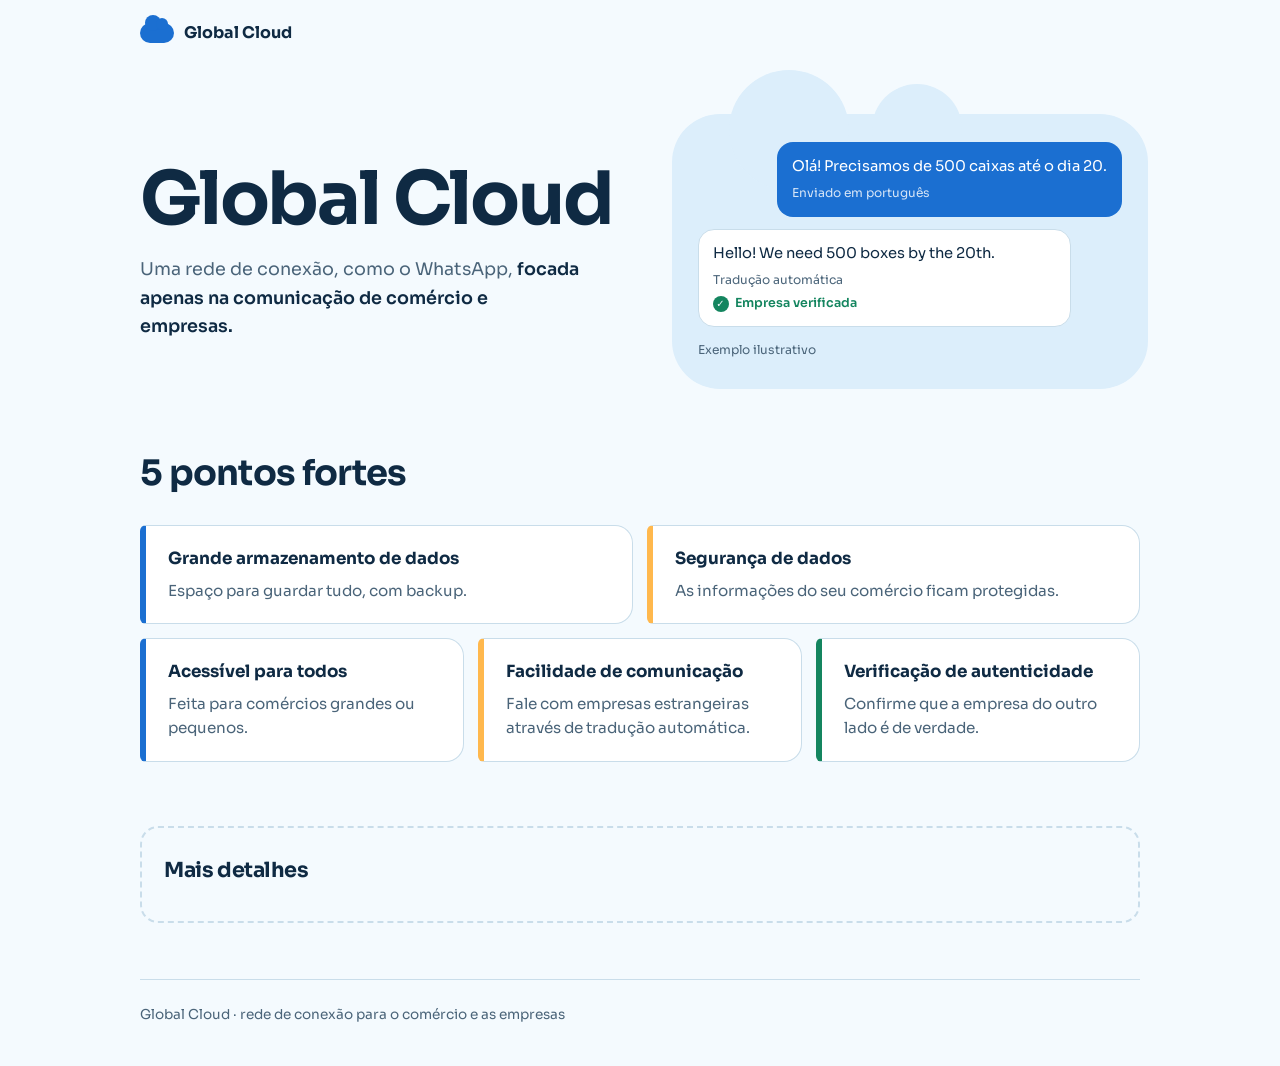
<file: global-cloud (1).html>
<!DOCTYPE html>
<html lang="pt-BR">
<head>
<meta charset="UTF-8">
<meta name="viewport" content="width=device-width, initial-scale=1, viewport-fit=cover">
<title>Global Cloud</title>
<link rel="preconnect" href="https://fonts.googleapis.com">
<link rel="preconnect" href="https://fonts.gstatic.com" crossorigin>
<link rel="stylesheet" href="https://fonts.googleapis.com/css2?family=Sora:wght@400;600;700&display=swap">
<style>
:root{
  --bg:#F4FAFE; --surface:#FFFFFF; --ink:#0F2A43; --muted:#4A6479;
  --line:#C9DDEA; --accent:#1B6FD1; --ok:#14855F; --sun:#FFB84D; --sky:#DCEEFB;
  box-sizing:border-box;
  padding-top:env(safe-area-inset-top,0px);
  padding-bottom:env(safe-area-inset-bottom,0px);
}
@media (prefers-color-scheme: dark){
  :root:not([data-theme="light"]){
    --bg:#0B1B2B; --surface:#12293E; --ink:#E8F3FB; --muted:#9FB6C8;
    --line:#24425B; --accent:#6FB3FF; --ok:#4FD1A0; --sky:#16344D;
  }
}
:root[data-theme="dark"]{
  --bg:#0B1B2B; --surface:#12293E; --ink:#E8F3FB; --muted:#9FB6C8;
  --line:#24425B; --accent:#6FB3FF; --ok:#4FD1A0; --sky:#16344D;
}
html{scroll-padding-top:env(safe-area-inset-top,0px)}
*,*::before,*::after{box-sizing:border-box}
body{
  margin:0; background:var(--bg); color:var(--ink);
  font-family:"Sora",system-ui,-apple-system,"Segoe UI",Roboto,sans-serif;
  line-height:1.6; -webkit-font-smoothing:antialiased;
}
.wrap{max-width:1040px; margin:0 auto; padding:0 20px}

/* Topo */
.top{display:flex; align-items:center; gap:10px; padding:20px 0; font-weight:700}
.logo{position:relative; width:34px; height:20px; background:var(--accent); border-radius:20px}
.logo::before,.logo::after{content:""; position:absolute; background:var(--accent); border-radius:50%}
.logo::before{width:16px; height:16px; left:5px; top:-8px}
.logo::after{width:12px; height:12px; left:16px; top:-5px}

/* Hero */
.hero{display:grid; gap:36px; padding:24px 0 56px; align-items:center}
h1{font-size:clamp(2.6rem,9vw,4.6rem); line-height:1.02; margin:0 0 18px; letter-spacing:-.03em}
.lead{font-size:1.1rem; color:var(--muted); max-width:34ch; margin:0}
.lead strong{color:var(--ink); font-weight:600}

.scene{position:relative; padding:28px 0}
.cloud{position:absolute; inset:0 -8px; background:var(--sky); border-radius:48px; z-index:0}
.cloud::before,.cloud::after{content:""; position:absolute; background:var(--sky); border-radius:50%}
.cloud::before{width:120px; height:120px; top:-44px; left:12%}
.cloud::after{width:90px; height:90px; top:-30px; left:42%}
.chat{position:relative; z-index:1; display:grid; gap:12px; padding:0 18px}
.msg{max-width:88%; padding:12px 14px; border-radius:16px; background:var(--surface); border:1px solid var(--line); font-size:.92rem}
.msg small{display:block; margin-top:6px; color:var(--muted); font-size:.76rem}
.msg.me{justify-self:end; background:var(--accent); color:#fff; border-color:transparent}
.msg.me small{color:rgba(255,255,255,.82)}
.badge{display:inline-flex; align-items:center; gap:6px; font-size:.78rem; font-weight:600; color:var(--ok)}
.badge::before{content:"✓"; display:grid; place-items:center; width:16px; height:16px; border-radius:50%; background:var(--ok); color:var(--bg); font-size:.62rem}
.example{position:relative; z-index:1; margin:14px 18px 0; font-size:.76rem; color:var(--muted)}

/* Pontos fortes */
h2{font-size:clamp(1.6rem,5vw,2.2rem); letter-spacing:-.02em; margin:0 0 24px}
.points{display:grid; gap:14px; padding:0; margin:0 0 64px; list-style:none}
.points li{padding:20px 22px; background:var(--surface); border:1px solid var(--line); border-left:6px solid var(--accent); border-radius:6px 18px 18px 6px}
.points li:nth-child(even){border-left-color:var(--sun)}
.points li:last-child{border-left-color:var(--ok)}
.points h3{margin:0 0 6px; font-size:1.05rem}
.points p{margin:0; color:var(--muted); font-size:.95rem}

/* Item 3 */
.more{padding:26px 22px; margin-bottom:56px; border:2px dashed var(--line); border-radius:18px}
.more h2{margin-bottom:8px; font-size:1.3rem}
.more p{margin:0; color:var(--muted)}

footer{padding:24px 0 40px; border-top:1px solid var(--line); color:var(--muted); font-size:.85rem}

a,button{outline-offset:3px}
:focus-visible{outline:3px solid var(--accent)}

@media (min-width:760px){
  .hero{grid-template-columns:1.05fr 1fr; gap:56px; padding-top:48px}
  .points{grid-template-columns:repeat(6,1fr)}
  .points li{grid-column:span 2}
  .points li:nth-child(1),.points li:nth-child(2){grid-column:span 3}
}
</style>
</head>
<body>
<div class="wrap">
  <header class="top"><span class="logo" aria-hidden="true"></span> Global Cloud</header>

  <main>
    <section class="hero">
      <div>
        <h1>Global Cloud</h1>
        <p class="lead">Uma rede de conexão, como o WhatsApp, <strong>focada apenas na comunicação de comércio e empresas.</strong></p>
      </div>

      <div class="scene" aria-label="Exemplo de conversa entre duas empresas">
        <div class="cloud" aria-hidden="true"></div>
        <div class="chat">
          <div class="msg me">Olá! Precisamos de 500 caixas até o dia 20.
            <small>Enviado em português</small>
          </div>
          <div class="msg">Hello! We need 500 boxes by the 20th.
            <small>Tradução automática</small>
            <span class="badge">Empresa verificada</span>
          </div>
        </div>
        <p class="example">Exemplo ilustrativo</p>
      </div>
    </section>

    <section>
      <h2>5 pontos fortes</h2>
      <ul class="points">
        <li>
          <h3>Grande armazenamento de dados</h3>
          <p>Espaço para guardar tudo, com backup.</p>
        </li>
        <li>
          <h3>Segurança de dados</h3>
          <p>As informações do seu comércio ficam protegidas.</p>
        </li>
        <li>
          <h3>Acessível para todos</h3>
          <p>Feita para comércios grandes ou pequenos.</p>
        </li>
        <li>
          <h3>Facilidade de comunicação</h3>
          <p>Fale com empresas estrangeiras através de tradução automática.</p>
        </li>
        <li>
          <h3>Verificação de autenticidade</h3>
          <p>Confirme que a empresa do outro lado é de verdade.</p>
        </li>
      </ul>
    </section>

    <!-- Complete com o texto do item 3 das suas anotações -->
    <section class="more">
      <h2>Mais detalhes</h2>
    </section>
  </main>

  <footer>Global Cloud · rede de conexão para o comércio e as empresas</footer>
</div>
</body>
</html>
</file>
